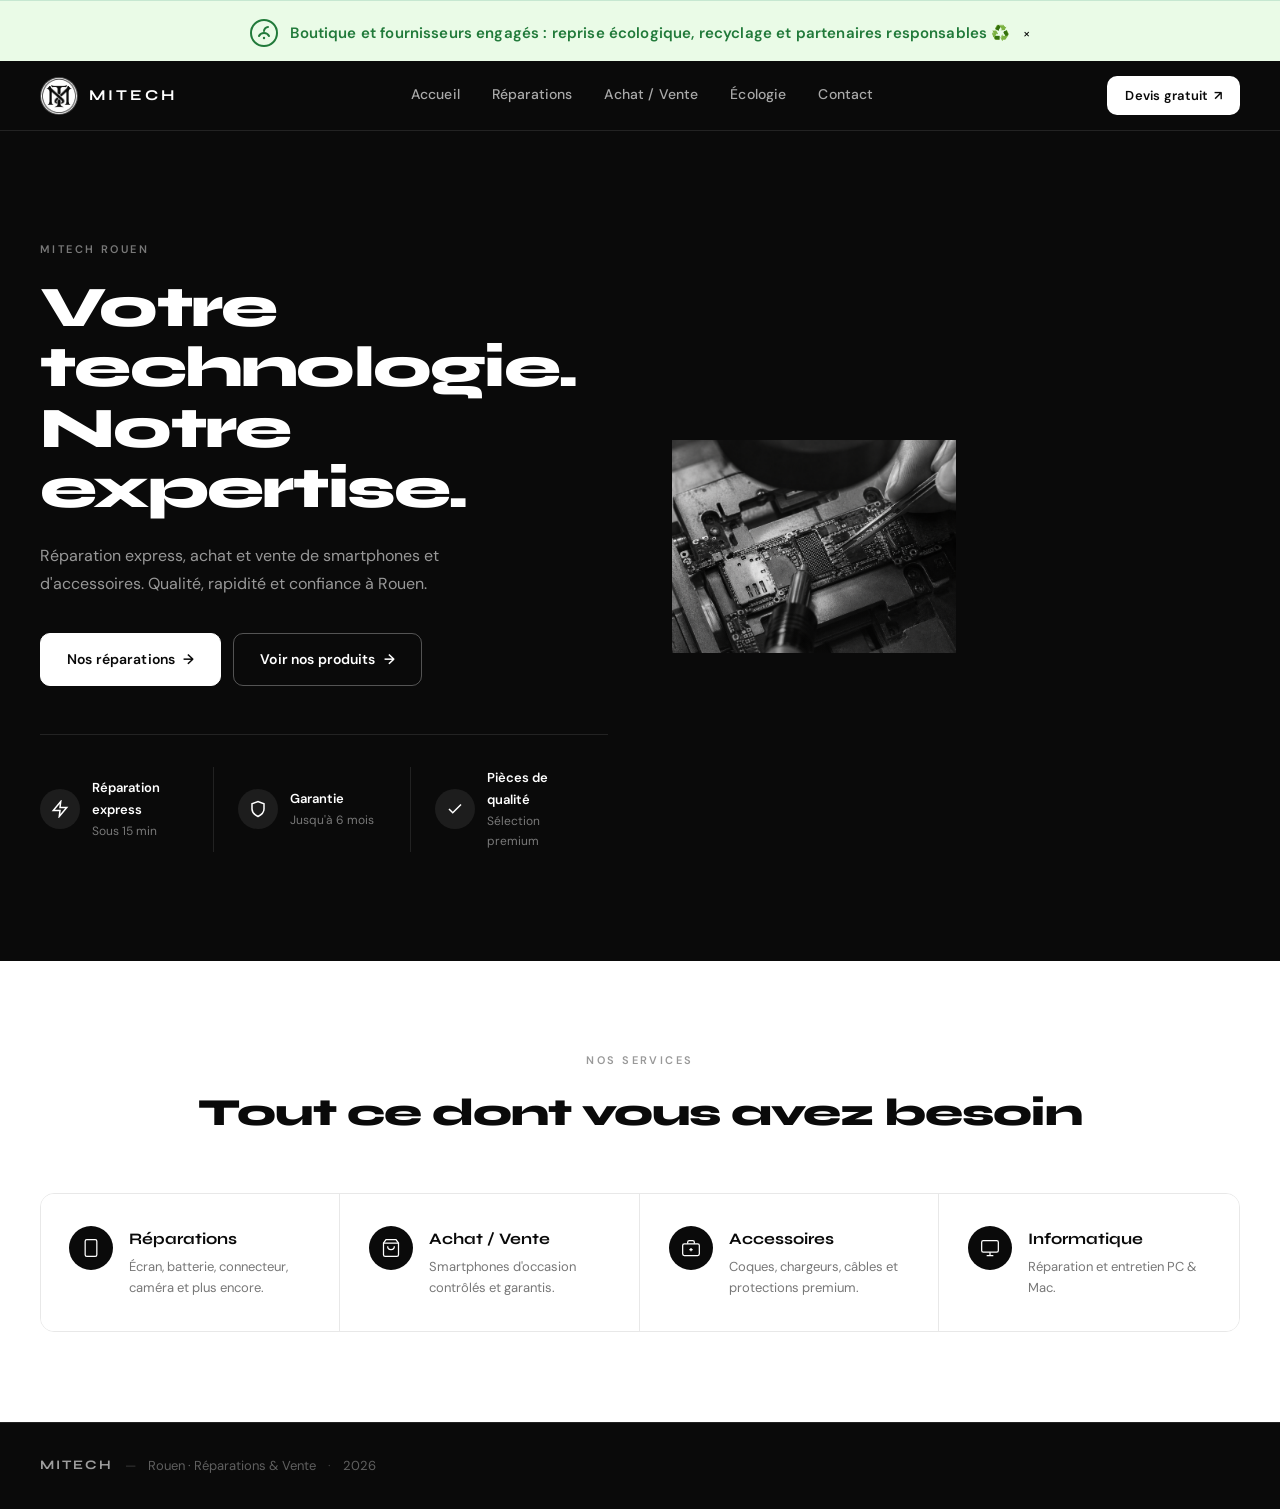
<file: index.html>
<!-- SECTION ÉCOLOGIE / REPRISE -->
</main>

<!-- SECTION ÉCOLOGIE / REPRISE (en bas de page) -->
<div class="eco-bar">
    <span class="eco-logo">
        <svg width="28" height="28" viewBox="0 0 28 28" fill="none" xmlns="http://www.w3.org/2000/svg">
            <circle cx="14" cy="14" r="13" stroke="#217a3a" stroke-width="2" fill="#eafbe7" />
            <path d="M9 17c2-4 8-4 10 0" stroke="#217a3a" stroke-width="2" stroke-linecap="round" fill="none" />
            <path d="M14 12c0-2 2-4 4-4" stroke="#217a3a" stroke-width="2" stroke-linecap="round" fill="none" />
            <circle cx="14" cy="19" r="1.2" fill="#217a3a" />
        </svg>
    </span>
    <span class="eco-text">Boutique et fournisseurs engagés : reprise écologique, recyclage et partenaires responsables
        ♻️</span>
    <button class="eco-close" aria-label="Fermer">&times;</button>
</div>
<!DOCTYPE html>
<html lang="fr">

<head>
    <meta charset="UTF-8" />
    <meta name="viewport" content="width=device-width, initial-scale=1.0" />
    <title>Mitech Rouen — Réparation & Vente de Smartphones</title>
    <link rel="preconnect" href="https://fonts.googleapis.com">
    <link
        href="https://fonts.googleapis.com/css2?family=Syne:wght@600;700;800&family=DM+Sans:wght@400;500;600&display=swap"
        rel="stylesheet">
    <link rel="stylesheet" href="style.css" />
</head>

<body>

    <header class="topbar">
        <div class="nav-wrap">
            <a href="index.html" class="brand">
                <img src="logo.png" alt="Logo Mitech" class="brand-logo" />
                <span class="brand-text">MITECH</span>
            </a>
            <nav class="nav-links">
                <a href="index.html">Accueil</a>
                <a href="reparations.html">Réparations</a>
                <a href="achat.html">Achat / Vente</a>
                <a href="ecologie.html">Écologie</a>
                <a href="contact.html">Contact</a>
            </nav>
            <a href="contact.html" class="devis-btn">Devis gratuit <span>↗</span></a>
            <button class="hamburger-btn" aria-label="Menu" aria-expanded="false">
                <span></span>
                <span></span>
                <span></span>
            </button>
        </div>
    </header>

    <main>

        <section class="hero">
            <div class="hero-left">
                <p class="overline">MITECH ROUEN</p>
                <h1>Votre technologie.<br />Notre expertise.</h1>
                <p class="hero-desc">
                    Réparation express, achat et vente de smartphones
                    et d'accessoires. Qualité, rapidité et confiance à Rouen.
                </p>
                <div class="hero-actions">
                    <a href="reparations.html" class="btn btn-light">Nos réparations <span>→</span></a>
                    <a href="achat.html" class="btn btn-dark">Voir nos produits <span>→</span></a>
                </div>
                <div class="hero-features">
                    <div class="feature">
                        <div class="feature-icon">
                            <svg viewBox="0 0 24 24" fill="none" stroke="currentColor" stroke-width="2">
                                <path d="M13 2L3 14h9l-1 8 10-12h-9l1-8z" />
                            </svg>
                        </div>
                        <div class="feature-text">
                            <strong>Réparation express</strong>
                            <span>Sous 15 min</span>
                        </div>
                    </div>
                    <div class="feature divider-left">
                        <div class="feature-icon">
                            <svg viewBox="0 0 24 24" fill="none" stroke="currentColor" stroke-width="2">
                                <path d="M12 22s8-4 8-10V5l-8-3-8 3v7c0 6 8 10 8 10z" />
                            </svg>
                        </div>
                        <div class="feature-text">
                            <strong>Garantie</strong>
                            <span>Jusqu'à 6 mois</span>
                        </div>
                    </div>
                    <div class="feature divider-left">
                        <div class="feature-icon">
                            <svg viewBox="0 0 24 24" fill="none" stroke="currentColor" stroke-width="2">
                                <polyline points="20 6 9 17 4 12" />
                            </svg>
                        </div>
                        <div class="feature-text">
                            <strong>Pièces de qualité</strong>
                            <span>Sélection premium</span>
                        </div>
                    </div>
                </div>
            </div>
            <div class="hero-right">
                <div class="hero-img-wrap" style="box-shadow:none;">
                    <img src="repar.png" alt="iPhone 17 Pro" style="box-shadow:none;" />
                </div>
            </div>
        </section>

        <section class="services">
            <div class="services-head">
                <p class="section-overline">NOS SERVICES</p>
                <h2>Tout ce dont vous avez besoin</h2>
            </div>
            <div class="services-grid">
                <article class="service-card">
                    <div class="service-icon">
                        <svg viewBox="0 0 24 24" fill="none" stroke="currentColor" stroke-width="1.5">
                            <rect x="5" y="2" width="14" height="20" rx="2" />
                            <line x1="12" y1="18" x2="12" y2="18.01" />
                        </svg>
                    </div>
                    <div class="service-content">
                        <h3>Réparations</h3>
                        <p>Écran, batterie, connecteur, caméra et plus encore.</p>
                    </div>
                </article>
                <article class="service-card">
                    <div class="service-icon">
                        <svg viewBox="0 0 24 24" fill="none" stroke="currentColor" stroke-width="1.5">
                            <path d="M6 2L3 6v14a2 2 0 002 2h14a2 2 0 002-2V6l-3-4z" />
                            <line x1="3" y1="6" x2="21" y2="6" />
                            <path d="M16 10a4 4 0 01-8 0" />
                        </svg>
                    </div>
                    <div class="service-content">
                        <h3>Achat / Vente</h3>
                        <p>Smartphones d'occasion contrôlés et garantis.</p>
                    </div>
                </article>
                <article class="service-card">
                    <div class="service-icon">
                        <svg viewBox="0 0 24 24" fill="none" stroke="currentColor" stroke-width="1.5">
                            <rect x="2" y="7" width="20" height="14" rx="2" />
                            <path d="M16 7V5a2 2 0 00-2-2h-4a2 2 0 00-2 2v2" />
                            <line x1="12" y1="12" x2="12" y2="16" />
                            <line x1="10" y1="14" x2="14" y2="14" />
                        </svg>
                    </div>
                    <div class="service-content">
                        <h3>Accessoires</h3>
                        <p>Coques, chargeurs, câbles et protections premium.</p>
                    </div>
                </article>
                <article class="service-card">
                    <div class="service-icon">
                        <svg viewBox="0 0 24 24" fill="none" stroke="currentColor" stroke-width="1.5">
                            <rect x="2" y="3" width="20" height="14" rx="2" />
                            <line x1="8" y1="21" x2="16" y2="21" />
                            <line x1="12" y1="17" x2="12" y2="21" />
                        </svg>
                    </div>
                    <div class="service-content">
                        <h3>Informatique</h3>
                        <p>Réparation et entretien PC &amp; Mac.</p>
                    </div>
                </article>
            </div>
        </section>

    </main>

    <footer class="footer">
        <div class="footer-inner">
            <span class="footer-brand">MITECH</span>
            <span class="footer-sep">—</span>
            <span>Rouen · Réparations &amp; Vente</span>
            <span class="footer-sep">·</span>
            <span data-year></span>
        </div>
    </footer>

    <script src="script.js"></script>
</body>

</html>
</file>
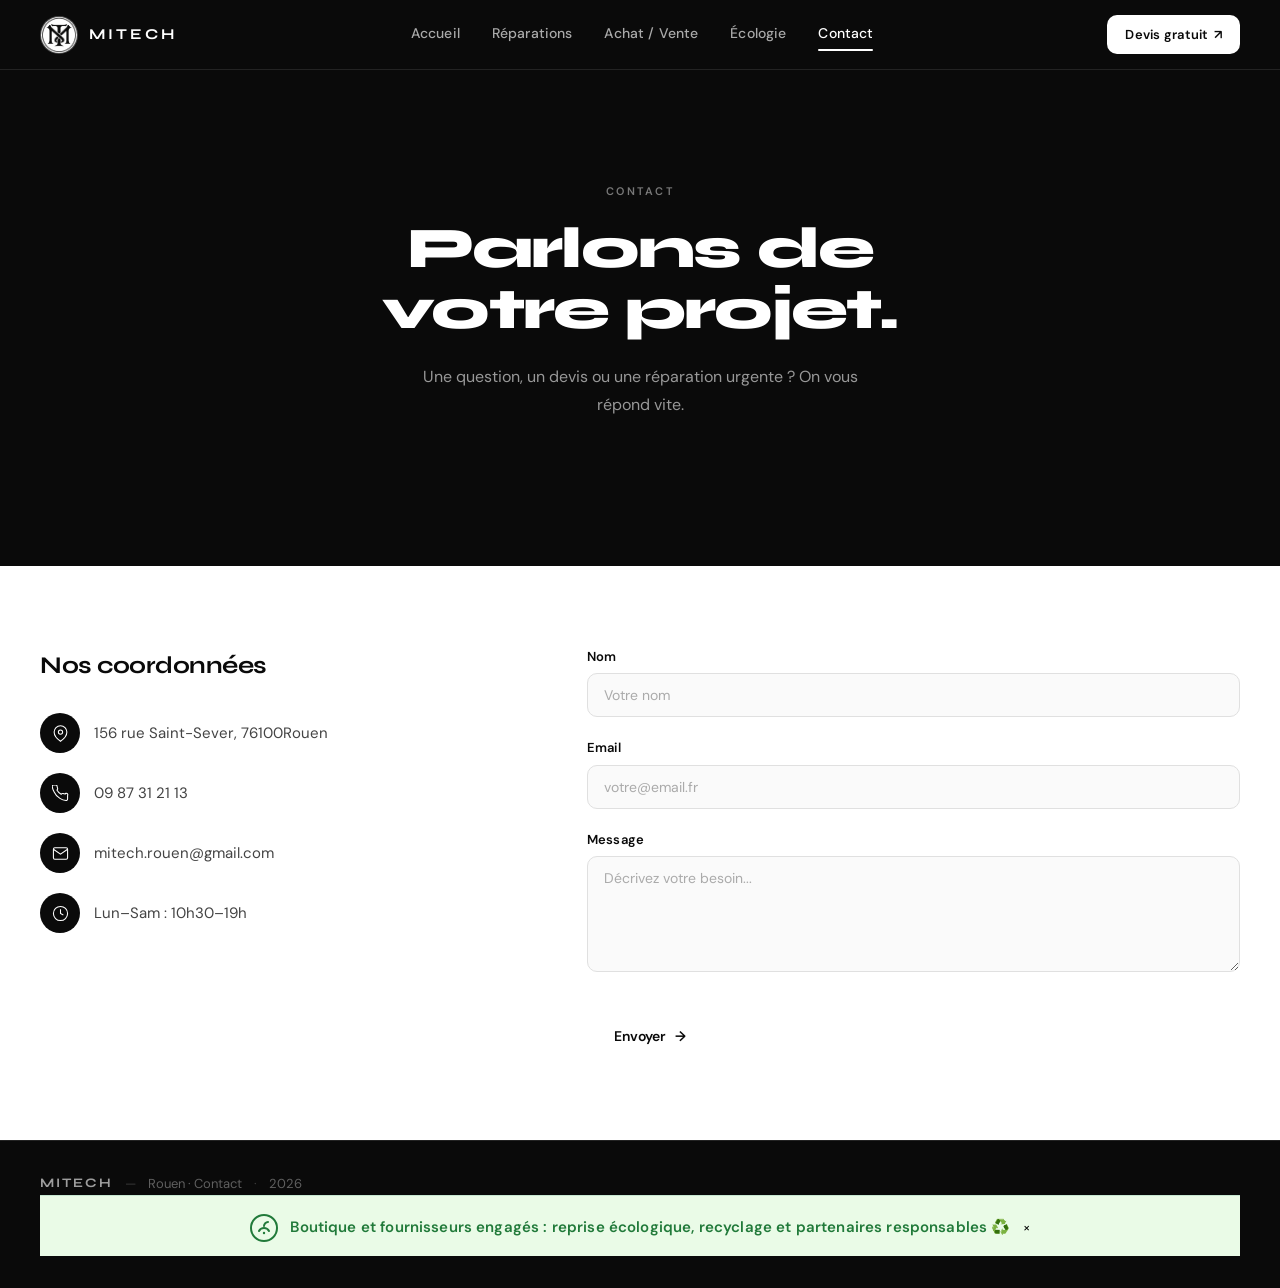
<file: contact.html>
<!DOCTYPE html>
<html lang="fr">

<head>
    <meta charset="UTF-8" />
    <meta name="viewport" content="width=device-width, initial-scale=1.0" />
    <title>Mitech Rouen — Contact</title>
    <link rel="preconnect" href="https://fonts.googleapis.com">
    <link
        href="https://fonts.googleapis.com/css2?family=Syne:wght@600;700;800&family=DM+Sans:wght@400;500;600&display=swap"
        rel="stylesheet">
    <link rel="stylesheet" href="style.css" />
</head>

<body>

    <header class="topbar">
        <div class="nav-wrap">
            <a href="index.html" class="brand">
                <img src="logo.png" alt="Logo Mitech" class="brand-logo" />
                <span class="brand-text">MITECH</span>
            </a>
            <nav class="nav-links">
                <a href="index.html">Accueil</a>
                <a href="reparations.html">Réparations</a>
                <a href="achat.html">Achat / Vente</a>
                <a href="ecologie.html">Écologie</a>
                <a href="contact.html" class="active">Contact</a>
            </nav>
            <a href="contact.html" class="devis-btn">Devis gratuit <span>↗</span></a>
            <button class="hamburger-btn" aria-label="Menu" aria-expanded="false">
                <span></span>
                <span></span>
                <span></span>
            </button>
        </div>
    </header>

    <main>

        <section class="page-hero page-hero--center">
            <div class="page-hero-inner reveal">
                <p class="overline">Contact</p>
                <h1>Parlons de votre projet.</h1>
                <p class="hero-desc">Une question, un devis ou une réparation urgente ? On vous répond vite.</p>
            </div>
        </section>

        <section class="contact-section">
            <div class="contact-grid">

                <div class="contact-info reveal">
                    <h2>Nos coordonnées</h2>
                    <ul class="contact-list">
                        <li>
                            <span class="contact-icon">
                                <svg viewBox="0 0 24 24" fill="none" stroke="currentColor" stroke-width="1.5">
                                    <path d="M21 10c0 7-9 13-9 13s-9-6-9-13a9 9 0 0118 0z" />
                                    <circle cx="12" cy="10" r="3" />
                                </svg>
                            </span>
                            <span>156 rue Saint-Sever, 76100Rouen</span>
                        </li>
                        <li>
                            <span class="contact-icon">
                                <svg viewBox="0 0 24 24" fill="none" stroke="currentColor" stroke-width="1.5">
                                    <path
                                        d="M22 16.92v3a2 2 0 01-2.18 2 19.79 19.79 0 01-8.63-3.07A19.5 19.5 0 013.07 9.81 19.79 19.79 0 01.22 1.18 2 2 0 012.18 0h3a2 2 0 012 1.72c.127.96.361 1.903.7 2.81a2 2 0 01-.45 2.11L6.91 7.09a16 16 0 006 6l.56-.56a2 2 0 012.11-.45c.907.339 1.85.573 2.81.7A2 2 0 0122 14.92v2z" />
                                </svg>
                            </span>
                            <span>09 87 31 21 13</span>
                        </li>
                        <li>
                            <span class="contact-icon">
                                <svg viewBox="0 0 24 24" fill="none" stroke="currentColor" stroke-width="1.5">
                                    <path
                                        d="M4 4h16c1.1 0 2 .9 2 2v12c0 1.1-.9 2-2 2H4c-1.1 0-2-.9-2-2V6c0-1.1.9-2 2-2z" />
                                    <polyline points="22,6 12,13 2,6" />
                                </svg>
                            </span>
                            <span>mitech.rouen@gmail.com</span>
                        </li>
                        <li>
                            <span class="contact-icon">
                                <svg viewBox="0 0 24 24" fill="none" stroke="currentColor" stroke-width="1.5">
                                    <circle cx="12" cy="12" r="10" />
                                    <polyline points="12 6 12 12 16 14" />
                                </svg>
                            </span>
                            <span>Lun–Sam : 10h30–19h</span>
                        </li>
                    </ul>
                </div>

                <form id="contact-form" class="contact-form-wrap reveal"
                    action="https://formsubmit.co/ajax/mitech.rouen@gmail.com" method="POST">
                    <div class="form-group">
                        <label for="nom">Nom</label>
                        <input type="text" id="nom" name="nom" placeholder="Votre nom" required />
                    </div>
                    <div class="form-group">
                        <label for="email">Email</label>
                        <input type="email" id="email" name="email" placeholder="votre@email.fr" required />
                    </div>
                    <div class="form-group">
                        <label for="message">Message</label>
                        <textarea id="message" name="message" rows="5" placeholder="Décrivez votre besoin..."
                            required></textarea>
                    </div>
                    <input type="hidden" name="_subject" value="Nouveau message depuis le site Mitech" />
                    <input type="hidden" name="_captcha" value="false" />
                    <div id="form-status" class="form-status" role="status" aria-live="polite"></div>
                    <button type="submit" class="btn btn-light btn-submit">Envoyer <span>→</span></button>
                </form>

            </div>
        </section>

    </main>

    <footer class="footer">
        <div class="footer-inner">
            <span class="footer-brand">MITECH</span>
            <span class="footer-sep">—</span>
            <span>Rouen · Contact</span>
            <span class="footer-sep">·</span>
            <span data-year></span>
        </div>
        <div class="eco-bar">
            <span class="eco-logo">
                <svg width="28" height="28" viewBox="0 0 28 28" fill="none" xmlns="http://www.w3.org/2000/svg">
                    <circle cx="14" cy="14" r="13" stroke="#217a3a" stroke-width="2" fill="#eafbe7" />
                    <path d="M9 17c2-4 8-4 10 0" stroke="#217a3a" stroke-width="2" stroke-linecap="round" fill="none" />
                    <path d="M14 12c0-2 2-4 4-4" stroke="#217a3a" stroke-width="2" stroke-linecap="round" fill="none" />
                    <circle cx="14" cy="19" r="1.2" fill="#217a3a" />
                </svg>
            </span>
            <span class="eco-text">Boutique et fournisseurs engagés : reprise écologique, recyclage et partenaires
                responsables ♻️</span>
            <button class="eco-close" aria-label="Fermer">&times;</button>
        </div>
    </footer>

    <script src="script.js"></script>
</body>

</html>
</file>
<file: style.css>
/* =============================================
   OPTIMISATION RESPONSIVE SUPPLÉMENTAIRE
   ============================================= */
@media (max-width: 900px) {

    .hero-img,
    .page-hero-media {
        width: 100%;
        height: auto;
        min-height: 220px;
        max-width: 400px;
        margin: 0 auto 2rem auto;
        border-radius: var(--radius-lg);
        overflow: hidden;
    }

    .hero-img img,
    .page-hero-media img {
        width: 100%;
        height: auto;
        object-fit: cover;
        border-radius: var(--radius-lg);
    }

    .actions .cards,
    .stats {
        grid-template-columns: 1fr !important;
        display: grid;
        gap: 1.25rem;
    }

    .actions .card,
    .stats>div {
        margin-bottom: 1.25rem;
    }
}

@media (max-width: 640px) {

    .hero-img,
    .page-hero-media {
        min-height: 160px;
        max-width: 100%;
    }

    .actions .cards,
    .stats {
        gap: 0.75rem;
    }
}

/* =============================================
   BARRE ÉCOLOGIE BAS DE PAGE
   ============================================= */
.eco-bar {
    display: flex;
    align-items: center;
    justify-content: center;
    gap: 12px;
    background: #eafbe7;
    color: #217a3a;
    font-size: 15px;
    font-weight: 600;
    padding: 18px 0 14px 0;
    border-top: 1.5px solid #c6e7d1;
}

.eco-logo {
    display: flex;
    align-items: center;
    justify-content: center;
}

.eco-text {
    font-family: 'DM Sans', sans-serif;
    letter-spacing: 0.01em;
}

@media (max-width: 700px) {
    .eco-bar {
        font-size: 13px;
        padding: 14px 0 10px 0;
    }

    .eco-logo svg {
        width: 22px;
        height: 22px;
    }
}

/* =============================================
   SECTION ÉCOLOGIE / REPRISE
   ============================================= */
.eco-section {
    background: #eafbe7;
    padding: 80px 2.5rem;
}

.eco-wrap {
    max-width: 1200px;
    margin: 0 auto;
    display: grid;
    grid-template-columns: 1.2fr 1fr;
    gap: 3rem;
    align-items: center;
}

.eco-content h2 {
    font-family: 'Syne', sans-serif;
    font-size: clamp(1.7rem, 3vw, 2.3rem);
    font-weight: 800;
    color: #217a3a;
    margin-bottom: 1.2rem;
    letter-spacing: -0.02em;
}

.eco-content p {
    font-size: 16px;
    color: #2d4732;
    line-height: 1.7;
    max-width: 520px;
}

.eco-img img {
    width: 100%;
    max-width: 340px;
    border-radius: 18px;
    box-shadow: 0 4px 24px #0001;
    display: block;
    margin: 0 auto;
}

@media (max-width: 900px) {
    .eco-wrap {
        grid-template-columns: 1fr;
        gap: 2rem;
        text-align: center;
    }

    .eco-img img {
        max-width: 260px;
    }
}

/* ---------- CONTAINER GLOBAL ---------- */
.container {
    width: 100%;
    max-width: 1600px;
    margin: 0 auto;
    padding-left: 2.5rem;
    padding-right: 2.5rem;
    box-sizing: border-box;
}

/* =============================================
   MITECH ROUEN — style.css
   Fonts: Syne (titres) + DM Sans (corps)
   ============================================= */

/* ---------- RESET ---------- */
*,
*::before,
*::after {
    box-sizing: border-box;
    margin: 0;
    padding: 0;
}

html {
    scroll-behavior: smooth;
}

body {
    font-family: 'DM Sans', 'Helvetica Neue', sans-serif;
    background: #fff;
    color: #111;
    font-size: 16px;
    line-height: 1.65;
    -webkit-font-smoothing: antialiased;
}

img {
    display: block;
    max-width: 100%;
    height: auto;
}

a {
    text-decoration: none;
    color: inherit;
}

button {
    font-family: inherit;
    cursor: pointer;
    border: none;
    background: none;
}

/* ---------- VARIABLES ---------- */
:root {
    --black: #0a0a0a;
    --white: #ffffff;
    --gray: #f5f5f3;
    --muted: rgba(255, 255, 255, 0.55);
    --border: rgba(255, 255, 255, 0.1);
    --radius: 10px;
    --radius-lg: 14px;
}

/* =============================================
   TOPBAR / HEADER
   ============================================= */
.topbar {
    position: sticky;
    top: 0;
    z-index: 100;
    background: var(--black);
    border-bottom: 1px solid var(--border);
    height: 70px;
    display: flex;
    align-items: center;
}

.nav-wrap {
    width: 100%;
    max-width: 1600px;
    margin: 0 auto;
    padding: 0 2.5rem;
    display: flex;
    align-items: center;
    justify-content: space-between;
    gap: 2rem;
}

/* Brand */
.brand {
    display: flex;
    align-items: center;
    gap: 11px;
    flex-shrink: 0;
}

.brand-logo {
    width: 38px;
    height: 38px;
    border-radius: 50%;
    border: 1.5px solid rgba(255, 255, 255, 0.2);
    object-fit: contain;
    background: #1a1a1a;
}

.brand-text {
    font-family: 'Syne', sans-serif;
    font-size: 15px;
    font-weight: 700;
    letter-spacing: 0.2em;
    color: var(--white);
}

/* Nav */
.nav-links {
    display: flex;
    align-items: center;
    gap: 2rem;
}

.nav-links a {
    font-size: 14px;
    font-weight: 500;
    color: rgba(255, 255, 255, 0.65);
    letter-spacing: 0.01em;
    transition: color 0.2s;
    position: relative;
    padding-bottom: 2px;
}

.nav-links a:hover {
    color: var(--white);
}

.nav-links a.active {
    color: var(--white);
}

.nav-links a.active::after {
    content: '';
    position: absolute;
    bottom: -4px;
    left: 0;
    right: 0;
    height: 2px;
    background: var(--white);
    border-radius: 2px;
}

/* Devis CTA */
.devis-btn {
    display: inline-flex;
    align-items: center;
    gap: 5px;
    background: var(--white);
    color: var(--black);
    font-size: 13px;
    font-weight: 600;
    padding: 9px 18px;
    border-radius: var(--radius);
    letter-spacing: 0.02em;
    white-space: nowrap;
    flex-shrink: 0;
    transition: background 0.2s;
}

.devis-btn:hover {
    background: #e8e8e8;
}

/* Hamburger Menu Button */
.hamburger-btn {
    display: none;
    flex-direction: column;
    gap: 5px;
    background: none;
    border: none;
    cursor: pointer;
    padding: 8px;
}

.hamburger-btn span {
    width: 24px;
    height: 2.5px;
    background: var(--white);
    border-radius: 2px;
    transition: all 0.3s ease;
    display: block;
}

.hamburger-btn.active span:nth-child(1) {
    transform: rotate(45deg) translate(10px, 10px);
}

.hamburger-btn.active span:nth-child(2) {
    opacity: 0;
}

.hamburger-btn.active span:nth-child(3) {
    transform: rotate(-45deg) translate(7px, -7px);
}

/* =============================================
   BOUTONS
   ============================================= */
.btn {
    display: inline-flex;
    align-items: center;
    gap: 8px;
    padding: 14px 26px;
    font-size: 14px;
    font-weight: 600;
    border-radius: var(--radius);
    letter-spacing: 0.01em;
    transition: all 0.2s;
    white-space: nowrap;
}

.btn-light {
    background: var(--white);
    color: var(--black);
    border: 1.5px solid var(--white);
}

.btn-light:hover {
    background: #e8e8e8;
    border-color: #e8e8e8;
}

.btn-dark {
    background: transparent;
    color: var(--white);
    border: 1.5px solid rgba(255, 255, 255, 0.3);
}

.btn-dark:hover {
    border-color: rgba(255, 255, 255, 0.7);
    background: rgba(255, 255, 255, 0.06);
}

/* =============================================
   HERO — INDEX
   ============================================= */
.hero {
    background: var(--black);
    color: var(--white);
    min-height: calc(100vh - 70px);
    display: grid;
    grid-template-columns: 1fr 1fr;
    align-items: center;
    width: 100%;
    max-width: none;
    margin: 0;
    padding: 0 2.5rem;
    gap: 4rem;
    box-sizing: border-box;
}

/* Côté gauche */
.hero-left {
    padding: 5rem 0;
}

.overline {
    font-size: 11px;
    font-weight: 600;
    letter-spacing: 0.22em;
    text-transform: uppercase;
    color: rgba(255, 255, 255, 0.45);
    margin-bottom: 1.2rem;
    display: block;
}

.hero h1,
.page-hero h1 {
    font-family: 'Syne', sans-serif;
    font-size: clamp(2.6rem, 4.5vw, 3.8rem);
    font-weight: 800;
    line-height: 1.05;
    letter-spacing: -0.03em;
    color: var(--white);
    margin-bottom: 1.4rem;
}

.hero-desc {
    font-size: 1rem;
    color: rgba(255, 255, 255, 0.58);
    max-width: 460px;
    line-height: 1.75;
    margin-bottom: 2.2rem;
}

.hero-actions {
    display: flex;
    gap: 12px;
    flex-wrap: wrap;
    margin-bottom: 3rem;
}

/* Features bar */
.hero-features {
    display: flex;
    gap: 0;
    border-top: 1px solid var(--border);
    padding-top: 2rem;
}

.feature {
    display: flex;
    align-items: center;
    gap: 12px;
    flex: 1;
    padding-right: 1.5rem;
}

.feature.divider-left {
    border-left: 1px solid var(--border);
    padding-left: 1.5rem;
}

.feature-icon {
    width: 40px;
    height: 40px;
    border-radius: 50%;
    background: rgba(255, 255, 255, 0.08);
    display: flex;
    align-items: center;
    justify-content: center;
    flex-shrink: 0;
}

.feature-icon svg {
    width: 18px;
    height: 18px;
    stroke: var(--white);
}

.feature-text {
    display: flex;
    flex-direction: column;
    gap: 2px;
}

.feature-text strong {
    font-size: 13px;
    font-weight: 600;
    color: var(--white);
}

.feature-text span {
    font-size: 12px;
    color: rgba(255, 255, 255, 0.45);
}

/* Côté droit — image hero */
.hero-right {
    width: 50%;
    height: 100%;
    display: flex;
    align-items: stretch;
}

.hero-img-wrap {
    position: relative;
    width: 100%;
    min-height: 500px;
    overflow: hidden;
    display: flex;
    align-items: center;
    justify-content: center;
}

.hero-img-wrap img {
    width: 100%;
    height: 100%;
    object-fit: contain;
    object-position: center;
    display: block;
    margin: 0 auto;
}

/* Dégradé bas pour les overlays */
.hero-img-wrap::after {
    content: '';
    position: absolute;
    inset: 0;
    background: linear-gradient(to bottom,
            transparent 50%,
            rgba(10, 10, 10, 0.7) 100%);
    pointer-events: none;
}

/* Badge "iPhone 17 Pro" en haut à droite */
.hero-img-badge {
    position: absolute;
    top: 20px;
    right: 20px;
    z-index: 2;
    background: rgba(255, 255, 255, 0.12);
    backdrop-filter: blur(8px);
    -webkit-backdrop-filter: blur(8px);
    border: 1px solid rgba(255, 255, 255, 0.2);
    border-radius: 20px;
    padding: 6px 14px;
}

.badge-model {
    font-family: 'Syne', sans-serif;
    font-size: 12px;
    font-weight: 700;
    letter-spacing: 0.1em;
    color: #fff;
}

/* Logo MITECH en bas à droite */
.hero-img-logo {
    position: absolute;
    bottom: 24px;
    right: 24px;
    z-index: 2;
    display: flex;
    flex-direction: column;
    align-items: center;
    gap: 6px;
}

.overlay-logo {
    width: 44px;
    height: 44px;
    border-radius: 50%;
    border: 1.5px solid rgba(255, 255, 255, 0.3);
    background: rgba(10, 10, 10, 0.5);
    object-fit: contain;
}

.hero-img-logo span {
    font-family: 'Syne', sans-serif;
    font-size: 11px;
    font-weight: 700;
    letter-spacing: 0.22em;
    color: rgba(255, 255, 255, 0.7);
}

/* =============================================
   SECTION SERVICES — INDEX
   ============================================= */
.services {
    background: var(--white);
    padding: 90px 2.5rem;
    max-width: 1600px;
    margin: 0 auto;
}

.services-head {
    text-align: center;
    margin-bottom: 3rem;
}

.section-overline {
    font-size: 11px;
    font-weight: 600;
    letter-spacing: 0.22em;
    color: #999;
    margin-bottom: 0.75rem;
    display: block;
}

.services-head h2 {
    font-family: 'Syne', sans-serif;
    font-size: clamp(1.8rem, 3vw, 2.6rem);
    font-weight: 800;
    letter-spacing: -0.025em;
    color: var(--black);
}

.services-grid {
    display: grid;
    grid-template-columns: repeat(4, 1fr);
    gap: 1px;
    border: 1px solid #e8e8e8;
    border-radius: var(--radius-lg);
    overflow: hidden;
}

.service-card {
    display: flex;
    align-items: flex-start;
    gap: 16px;
    padding: 2rem 1.75rem;
    background: var(--white);
    transition: background 0.2s;
}

.service-card:not(:last-child) {
    border-right: 1px solid #e8e8e8;
}

.service-card:hover {
    background: #fafafa;
}

.service-icon {
    width: 44px;
    height: 44px;
    border-radius: 50%;
    background: var(--black);
    display: flex;
    align-items: center;
    justify-content: center;
    flex-shrink: 0;
}

.service-icon svg {
    width: 20px;
    height: 20px;
    stroke: var(--white);
}

.service-content h3 {
    font-family: 'Syne', sans-serif;
    font-size: 1rem;
    font-weight: 700;
    color: var(--black);
    margin-bottom: 0.35rem;
}

.service-content p {
    font-size: 13px;
    color: #777;
    line-height: 1.6;
}

/* =============================================
   PAGE HERO (réparations, achat, contact)
   ============================================= */
.page-hero {
    background: var(--black);
    color: var(--white);
    padding: 5rem 2.5rem 4rem;
    display: grid;
    grid-template-columns: 1fr 1fr;
    align-items: center;
    gap: 4rem;
    max-width: 1600px;
    margin: 0 auto;
}

.page-hero--center {
    grid-template-columns: 1fr;
    text-align: center;
    padding: 7rem 2.5rem;
}

.page-hero--center .hero-desc {
    margin: 0 auto 2.2rem;
}

.page-hero--center .hero-actions {
    justify-content: center;
}

.page-hero-inner {
    max-width: 560px;
}

.page-hero--center .page-hero-inner {
    max-width: 640px;
    margin: 0 auto;
}

.page-hero-media img {
    width: 100%;
    border-radius: var(--radius-lg);
    object-fit: cover;
    aspect-ratio: 4/3;
}

/* Full-width black wrapper pour les pages internes */
body:not(:has(.hero)) {
    background: var(--black);
}

/* Sections blanches sur fond noir */
.cards-section,
.showcase-section,
.feature-section,
.contact-section,
.services {
    background: var(--white);
}

/* =============================================
   SHOWCASE (image + texte)
   ============================================= */
.showcase-section {
    padding: 80px 2.5rem;
}

.showcase-wrap {
    max-width: 1600px;
    margin: 0 auto;
    display: grid;
    grid-template-columns: 1fr 1fr;
    gap: 5rem;
    align-items: center;
}

.showcase-copy h2 {
    font-family: 'Syne', sans-serif;
    font-size: clamp(1.6rem, 2.5vw, 2.2rem);
    font-weight: 800;
    letter-spacing: -0.025em;
    margin-bottom: 1rem;
    color: var(--black);
    line-height: 1.2;
}

.showcase-copy p {
    font-size: 15px;
    color: #666;
    line-height: 1.75;
}

.showcase-media img {
    width: 100%;
    border-radius: var(--radius-lg);
    object-fit: cover;
    aspect-ratio: 4/3;
}

/* =============================================
   CARDS
   ============================================= */
.cards-section {
    padding: 80px 2.5rem;
}

.cards-wrap {
    max-width: 1600px;
    margin: 0 auto;
    display: grid;
    grid-template-columns: repeat(auto-fit, minmax(280px, 1fr));
    gap: 1.25rem;
}

.card {
    background: var(--black);
    color: var(--white);
    border-radius: var(--radius-lg);
    padding: 2rem 1.75rem;
    transition: transform 0.22s;
}

.card:hover {
    transform: translateY(-5px);
}

.card-icon {
    width: 48px;
    height: 48px;
    display: flex;
    align-items: center;
    justify-content: center;
    background: rgba(255, 255, 255, 0.08);
    border-radius: var(--radius);
    margin-bottom: 1.2rem;
    flex-shrink: 0;
}

.card-icon svg {
    width: 24px;
    height: 24px;
    color: rgba(255, 255, 255, 0.7);
}

.kicker {
    font-size: 10px;
    font-weight: 700;
    letter-spacing: 0.22em;
    text-transform: uppercase;
    color: rgba(255, 255, 255, 0.35);
    margin-bottom: 0.85rem;
    display: block;
}

.card h3 {
    font-family: 'Syne', sans-serif;
    font-size: 1.1rem;
    font-weight: 700;
    color: var(--white);
    margin-bottom: 0.6rem;
    letter-spacing: -0.01em;
}

.card p {
    font-size: 14px;
    color: rgba(255, 255, 255, 0.5);
    line-height: 1.65;
}

/* =============================================
   FEATURE GRID (achat)
   ============================================= */
.feature-section {
    padding: 0 2.5rem 80px;
}

.feature-grid {
    max-width: 1600px;
    margin: 0 auto;
    display: grid;
    grid-template-columns: 1fr 1fr;
    gap: 1.25rem;
}

.feature-card {
    background: var(--gray);
    border-radius: var(--radius-lg);
    overflow: hidden;
    display: flex;
    flex-direction: column;
}

.feature-card--dark {
    background: var(--black);
}

.feature-card-content {
    padding: 2rem 1.75rem 1.5rem;
}

.feature-card .kicker {
    color: #bbb;
}

.feature-card--dark .kicker {
    color: rgba(255, 255, 255, 0.35);
}

.feature-card h3 {
    font-family: 'Syne', sans-serif;
    font-size: 1.1rem;
    font-weight: 700;
    color: var(--black);
    margin-bottom: 0.5rem;
}

.feature-card--dark h3 {
    color: var(--white);
}

.feature-card p {
    font-size: 14px;
    color: #666;
    line-height: 1.65;
}

.feature-card--dark p {
    color: rgba(255, 255, 255, 0.5);
}

.feature-card img {
    width: 100%;
    height: 220px;
    object-fit: cover;
    display: block;
}

/* =============================================
   CONTACT
   ============================================= */
.contact-section {
    padding: 80px 2.5rem;
}

.contact-grid {
    max-width: 1600px;
    margin: 0 auto;
    display: grid;
    grid-template-columns: 1fr 1.4fr;
    gap: 5rem;
    align-items: start;
}

.contact-info h2 {
    font-family: 'Syne', sans-serif;
    font-size: 1.5rem;
    font-weight: 700;
    color: var(--black);
    margin-bottom: 1.75rem;
    letter-spacing: -0.02em;
}

.contact-list {
    list-style: none;
    display: flex;
    flex-direction: column;
    gap: 1.25rem;
}

.contact-list li {
    display: flex;
    align-items: center;
    gap: 14px;
    font-size: 15px;
    color: #444;
}

.contact-icon {
    width: 40px;
    height: 40px;
    border-radius: 50%;
    background: var(--black);
    display: flex;
    align-items: center;
    justify-content: center;
    flex-shrink: 0;
}

.contact-icon svg {
    width: 17px;
    height: 17px;
    stroke: var(--white);
}

/* Formulaire */
.contact-form-wrap {
    display: flex;
    flex-direction: column;
    gap: 1.25rem;
}

.form-group {
    display: flex;
    flex-direction: column;
    gap: 6px;
}

.form-group label {
    font-size: 13px;
    font-weight: 600;
    color: var(--black);
    letter-spacing: 0.02em;
}

.form-group input,
.form-group textarea {
    font-family: 'DM Sans', sans-serif;
    font-size: 14px;
    padding: 12px 16px;
    border: 1.5px solid #e0e0e0;
    border-radius: var(--radius);
    background: #fafafa;
    color: var(--black);
    transition: border-color 0.2s, background 0.2s;
    resize: vertical;
    outline: none;
}

.form-group input:focus,
.form-group textarea:focus {
    border-color: var(--black);
    background: var(--white);
}

.form-group input::placeholder,
.form-group textarea::placeholder {
    color: #aaa;
}

.btn-submit {
    align-self: flex-start;
}

/* =============================================
   FOOTER
   ============================================= */
.footer {
    background: var(--black);
    border-top: 1px solid var(--border);
    padding: 2rem 2.5rem;
}

.footer-inner {
    max-width: 1600px;
    margin: 0 auto;
    display: flex;
    align-items: center;
    gap: 0.75rem;
    font-size: 13px;
    color: rgba(255, 255, 255, 0.35);
}

.footer-brand {
    font-family: 'Syne', sans-serif;
    font-weight: 700;
    letter-spacing: 0.15em;
    color: rgba(255, 255, 255, 0.6);
}

.footer-sep {
    color: rgba(255, 255, 255, 0.2);
}

/* =============================================
   REVEAL ANIMATION
   ============================================= */
.reveal {
    opacity: 0;
    transform: translateY(22px);
    transition: opacity 0.6s ease, transform 0.6s ease;
}

.reveal.visible {
    opacity: 1;
    transform: none;
}

/* =============================================
   RESPONSIVE
   ============================================= */
@media (max-width: 900px) {

    .hero,
    .page-hero {
        grid-template-columns: 1fr;
    }

    .hero-right {
        display: none;
    }

    .page-hero-media {
        display: none;
    }

    .services-grid {
        grid-template-columns: 1fr 1fr;
    }

    .service-card:not(:last-child) {
        border-right: none;
        border-bottom: 1px solid #e8e8e8;
    }

    .showcase-wrap,
    .contact-grid,
    .feature-grid {
        grid-template-columns: 1fr;
        gap: 2rem;
    }
}

@media (max-width: 640px) {
    .hamburger-btn {
        display: flex;
    }

    .nav-links {
        position: fixed;
        top: 70px;
        left: 0;
        right: 0;
        background: var(--black);
        flex-direction: column;
        gap: 0;
        padding: 1.5rem 1.25rem;
        border-bottom: 1px solid var(--border);
        display: none;
        z-index: 99;
        max-height: calc(100vh - 70px);
        overflow-y: auto;
    }

    .nav-links.active {
        display: flex;
    }

    .nav-links a {
        padding: 1rem 0;
        border-bottom: 1px solid var(--border);
    }

    .devis-btn {
        display: none;
    }

    .nav-wrap {
        padding: 0 1.25rem;
    }

    .hero,
    .page-hero {
        grid-template-columns: 1fr;
        padding: 3rem 1.25rem 2.5rem;
        gap: 2rem;
        min-height: auto;
    }

    .hero-left {
        padding: 2rem 0;
    }

    .hero-right {
        width: 100%;
        height: auto;
        min-height: 300px;
    }

    .hero-img-wrap {
        min-height: 280px;
    }

    .services {
        padding: 60px 1.25rem;
    }

    .services-grid {
        grid-template-columns: 1fr;
    }

    .cards-section,
    .showcase-section,
    .feature-section,
    .contact-section {
        padding: 60px 1.25rem;
    }

    .cards-wrap {
        grid-template-columns: 1fr;
    }

    .hero-features {
        flex-direction: column;
        gap: 1rem;
    }

    .feature.divider-left {
        border-left: none;
        border-top: 1px solid var(--border);
        padding-left: 0;
        padding-top: 1rem;
    }
}

/* =============================================
   RESERVATION TELEPHONE
   ============================================= */
.reservation-phone-section {
    background: var(--white);
    padding: 80px 2.5rem;
}

.reservation-phone-grid {
    max-width: 1600px;
    margin: 0 auto;
    display: grid;
    grid-template-columns: 1.05fr 0.95fr;
    gap: 1.5rem;
    align-items: start;
}

.reservation-product-card,
.reservation-form-card {
    background: var(--gray);
    border-radius: var(--radius-lg);
    overflow: hidden;
}

.reservation-product-media img {
    width: 100%;
    height: 420px;
    object-fit: cover;
    display: block;
}

.reservation-product-content,
.reservation-form-card {
    padding: 2rem 1.75rem;
}

.reservation-product-content h2,
.reservation-form-card h2 {
    font-family: 'Syne', sans-serif;
    font-size: clamp(1.5rem, 2.3vw, 2.1rem);
    font-weight: 800;
    letter-spacing: -0.025em;
    color: var(--black);
    margin-bottom: 1rem;
}

.reservation-specs {
    list-style: none;
    display: grid;
    gap: 0.65rem;
    margin-bottom: 1.5rem;
}

.reservation-specs li {
    font-size: 14px;
    color: #444;
}

.reservation-pricing {
    display: grid;
    grid-template-columns: 1fr 1fr;
    gap: 1rem;
    margin-bottom: 1rem;
}

.price-label {
    display: block;
    font-size: 12px;
    color: #777;
    margin-bottom: 0.35rem;
}

.main-price,
.deposit-price {
    font-family: 'Syne', sans-serif;
    font-size: 1.5rem;
    color: var(--black);
}

.deposit-price {
    color: #217a3a;
}

.reservation-note {
    font-size: 14px;
    color: #666;
    line-height: 1.7;
}

.reservation-form {
    display: flex;
    flex-direction: column;
    gap: 1rem;
}

.form-row {
    display: grid;
    grid-template-columns: 1fr 1fr;
    gap: 1rem;
}

.reservation-form input,
.reservation-form textarea,
.reservation-form select {
    font-family: 'DM Sans', sans-serif;
    font-size: 14px;
    padding: 12px 16px;
    border: 1.5px solid #e0e0e0;
    border-radius: var(--radius);
    background: #fafafa;
    color: var(--black);
    outline: none;
    transition: border-color 0.2s, background 0.2s;
}

.reservation-form input:focus,
.reservation-form textarea:focus,
.reservation-form select:focus {
    border-color: var(--black);
    background: var(--white);
}

.reservation-form input[readonly] {
    color: #666;
    background: #f1f1f1;
}

.deposit-box {
    background: #fff;
    border: 1px solid #e6e6e6;
    border-radius: var(--radius);
    padding: 1rem 1rem;
    margin-top: 0.25rem;
}

.deposit-line {
    display: flex;
    align-items: center;
    justify-content: space-between;
    gap: 1rem;
    font-size: 14px;
    color: var(--black);
}

.deposit-line strong {
    font-family: 'Syne', sans-serif;
    font-size: 1rem;
}

.deposit-line--muted {
    margin-top: 0.55rem;
    padding-top: 0.55rem;
    border-top: 1px solid #ececec;
    color: #666;
}

.checkbox-line {
    display: flex;
    align-items: flex-start;
    gap: 10px;
    font-size: 13px;
    color: #555;
    line-height: 1.5;
}

.checkbox-line input {
    margin-top: 3px;
}

.btn-payment {
    justify-content: center;
    background: var(--black);
    color: var(--white);
    border: 1.5px solid var(--black);
    margin-top: 0.5rem;
}

.btn-payment:hover {
    background: #1b1b1b;
    border-color: #1b1b1b;
}

@media (max-width: 900px) {
    .reservation-phone-grid {
        grid-template-columns: 1fr;
    }

    .reservation-product-media img {
        height: 320px;
    }
}

@media (max-width: 640px) {
    .reservation-phone-section {
        padding: 60px 1.25rem;
    }

    .form-row,
    .reservation-pricing {
        grid-template-columns: 1fr;
    }

    .reservation-product-content,
    .reservation-form-card {
        padding: 1.35rem;
    }
}

/* =============================================
   REPAIR SELECTOR
   ============================================= */
.repair-selector-section {
    background: var(--white);
    padding: 0 2.5rem 80px;
}

.repair-selector-card {
    max-width: 1020px;
    margin: 0 auto;
    background: linear-gradient(180deg, #1f1f23 0%, #18181c 100%);
    border-radius: 30px;
    padding: 56px 54px 44px;
    color: #fff;
    box-shadow: 0 20px 60px rgba(0, 0, 0, 0.18);
}

.repair-selector-head {
    text-align: center;
    margin-bottom: 34px;
}

.repair-selector-head h2 {
    font-family: 'Syne', sans-serif;
    font-size: clamp(2rem, 4vw, 3rem);
    font-weight: 800;
    letter-spacing: -0.03em;
    color: #f5f5f7;
}

.repair-selector-top {
    display: flex;
    justify-content: center;
    margin-bottom: 34px;
}

.repair-selector-controls {
    width: 100%;
    max-width: 430px;
    display: flex;
    flex-direction: column;
    gap: 16px;
}

.repair-field {
    display: flex;
    flex-direction: column;
    gap: 8px;
}

.repair-field label {
    font-size: 15px;
    color: rgba(255, 255, 255, 0.42);
    padding-left: 4px;
}

.repair-field select {
    width: 100%;
    height: 62px;
    padding: 0 18px;
    border-radius: 18px;
    border: 1px solid rgba(255, 255, 255, 0.18);
    background: rgba(255, 255, 255, 0.035);
    color: #fff;
    font-size: 18px;
    font-family: 'DM Sans', sans-serif;
    outline: none;
}

.repair-field select:focus {
    border-color: rgba(255, 255, 255, 0.38);
}

.repair-field select option {
    color: #111;
}

.repair-help-link {
    text-align: center;
    color: #2997ff;
    font-size: 16px;
    margin-top: 2px;
}

.repair-estimate-grid {
    display: grid;
    grid-template-columns: 180px 1fr;
    gap: 38px;
    align-items: start;
    margin-top: 12px;
}

.repair-phone-visual {
    display: flex;
    align-items: center;
    justify-content: center;
    min-height: 330px;
}

.repair-phone-visual img {
    width: 150px;
    max-height: 270px;
    object-fit: contain;
    filter: drop-shadow(0 12px 30px rgba(0, 0, 0, 0.35));
}

.repair-cost-label {
    font-size: 17px;
    color: rgba(255, 255, 255, 0.48);
    margin-bottom: 12px;
}

.repair-price-list {
    display: flex;
    flex-direction: column;
}

.repair-price-row {
    display: grid;
    grid-template-columns: 1fr auto;
    gap: 20px;
    align-items: center;
    padding: 14px 0;
    border-bottom: 1px solid rgba(255, 255, 255, 0.12);
}

.repair-price-row:last-child {
    border-bottom: none;
}

.repair-price-row span {
    font-size: 18px;
    color: #f5f5f7;
    line-height: 1.4;
}

.repair-price-row strong {
    font-size: 18px;
    font-weight: 600;
    color: #f5f5f7;
    white-space: nowrap;
}

.repair-action {
    margin-top: 36px;
    display: flex;
    justify-content: center;
}

.repair-assistance-btn {
    display: inline-flex;
    align-items: center;
    justify-content: center;
    min-width: 182px;
    height: 58px;
    padding: 0 26px;
    border-radius: 999px;
    background: #0071e3;
    color: #fff;
    font-size: 18px;
    font-weight: 600;
    transition: background 0.2s ease, transform 0.2s ease;
}

.repair-assistance-btn:hover {
    background: #1683f0;
    transform: translateY(-1px);
}

@media (max-width: 900px) {
    .repair-selector-card {
        padding: 38px 24px 30px;
        border-radius: 24px;
    }

    .repair-estimate-grid {
        grid-template-columns: 1fr;
        gap: 22px;
    }

    .repair-phone-visual {
        min-height: auto;
    }

    .repair-phone-visual img {
        width: 135px;
        max-height: 240px;
    }
}

@media (max-width: 640px) {
    .repair-selector-section {
        padding: 0 1.25rem 60px;
    }

    .repair-selector-head h2 {
        font-size: 2rem;
    }

    .repair-field select {
        height: 58px;
        font-size: 16px;
    }

    .repair-price-row {
        grid-template-columns: 1fr auto;
        gap: 12px;
        padding: 12px 0;
    }

    .repair-price-row span,
    .repair-price-row strong {
        font-size: 16px;
    }
}
</file>
